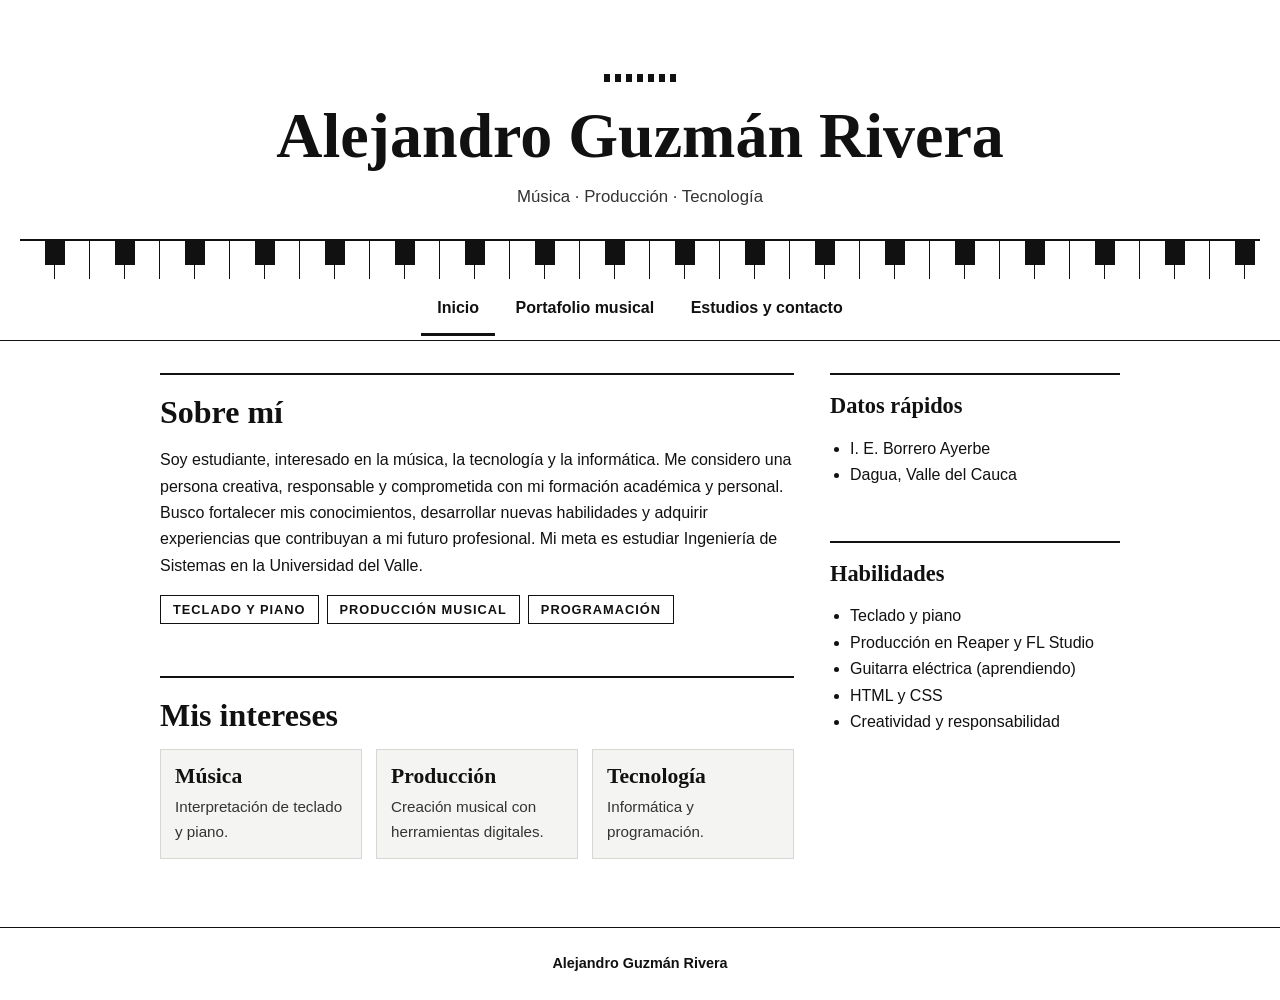
<file: index.html>
<!DOCTYPE html>
<html lang="es">
<head>
  <meta charset="utf-8">
  <meta name="viewport" content="width=device-width, initial-scale=1">
  <link rel="stylesheet" href="style.css">
  <title>Inicio | Alejandro Guzmán</title>
</head>
<body>
  <header>
    <div class="eq"><span></span><span></span><span></span><span></span><span></span><span></span><span></span></div>
    <h1>Alejandro Guzmán Rivera</h1>
    <p>Música · Producción · Tecnología</p>
    <div class="teclas"></div>
  </header>

  <nav>
    <a href="index.html" aria-current="page">Inicio</a>
    <a href="portafolio.html">Portafolio musical</a>
    <a href="contacto.html">Estudios y contacto</a>
  </nav>

  <main>
    <div>
      <section>
        <h2>Sobre mí</h2>
        <p>
          Soy estudiante, interesado en la música, la tecnología y la informática.
          Me considero una persona creativa, responsable y comprometida con mi formación académica y personal.
          Busco fortalecer mis conocimientos, desarrollar nuevas habilidades y adquirir experiencias
          que contribuyan a mi futuro profesional. Mi meta es estudiar Ingeniería de Sistemas en la Universidad del Valle.
        </p>
        <ul class="etiquetas">
          <li>Teclado y piano</li>
          <li>Producción musical</li>
          <li>Programación</li>
        </ul>
      </section>

      <section>
        <h2>Mis intereses</h2>
        <div class="intereses">
          <div>
            <h3>Música</h3>
            <p>Interpretación de teclado y piano.</p>
          </div>
          <div>
            <h3>Producción</h3>
            <p>Creación musical con herramientas digitales.</p>
          </div>
          <div>
            <h3>Tecnología</h3>
            <p>Informática y programación.</p>
          </div>
        </div>
      </section>
    </div>

    <aside>
      <article>
        <h3>Datos rápidos</h3>
        <ul>
          <li>I. E. Borrero Ayerbe</li>
          <li>Dagua, Valle del Cauca</li>
        </ul>
      </article>
      <article>
        <h3>Habilidades</h3>
        <ul>
          <li>Teclado y piano</li>
          <li>Producción en Reaper y FL Studio</li>
          <li>Guitarra eléctrica (aprendiendo)</li>
          <li>HTML y CSS</li>
          <li>Creatividad y responsabilidad</li>
        </ul>
      </article>
    </aside>
  </main>

  <footer>Alejandro Guzmán Rivera</footer>
</body>
</html>
</file>
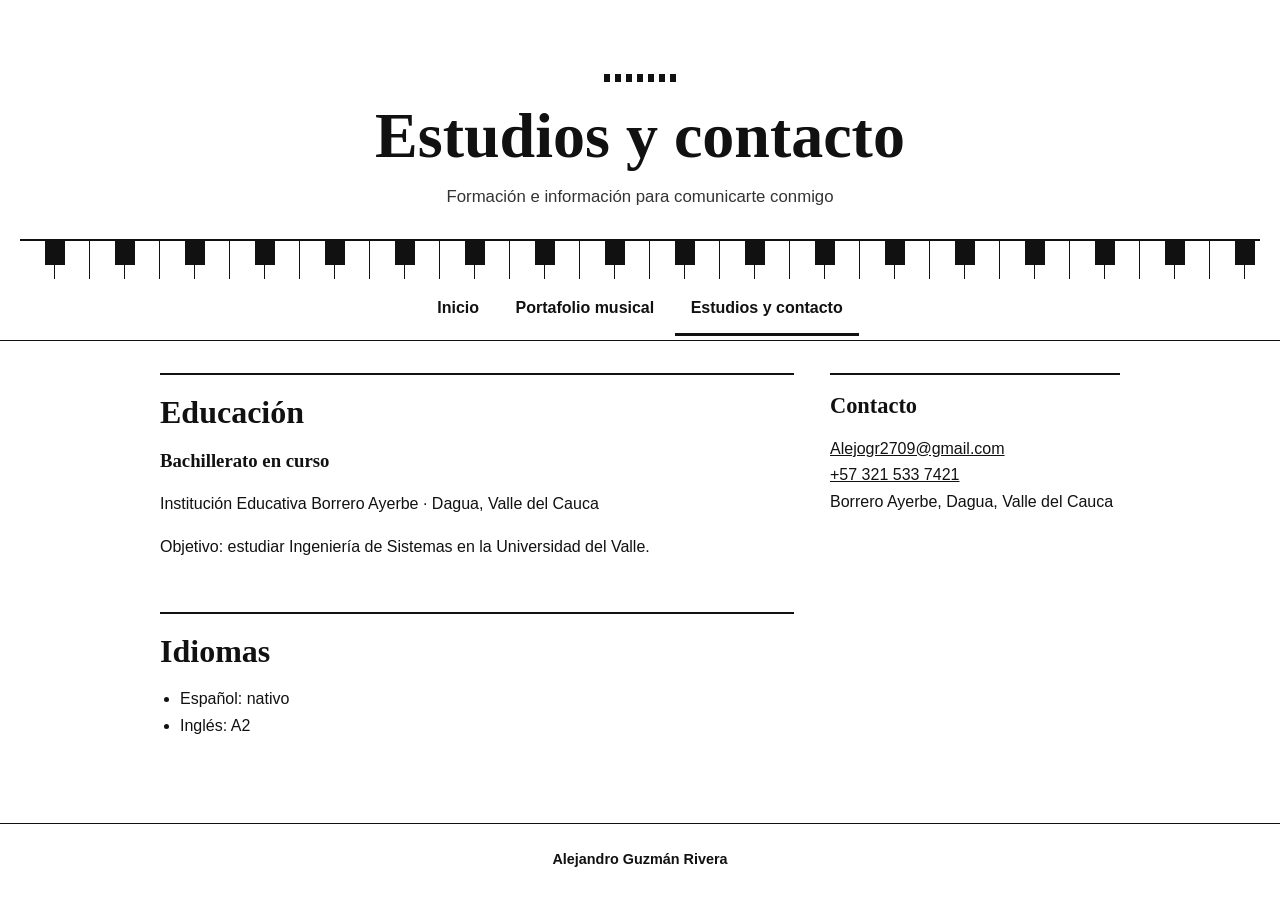
<file: contacto.html>
<!DOCTYPE html>
<html lang="es">
<head>
  <meta charset="utf-8">
  <meta name="viewport" content="width=device-width, initial-scale=1">
  <link rel="stylesheet" href="style.css">
  <title>Estudios y contacto | Alejandro Guzmán</title>
</head>
<body>
  <header>
    <div class="eq"><span></span><span></span><span></span><span></span><span></span><span></span><span></span></div>
    <h1>Estudios y contacto</h1>
    <p>Formación e información para comunicarte conmigo</p>
    <div class="teclas"></div>
  </header>

  <nav>
    <a href="index.html">Inicio</a>
    <a href="portafolio.html">Portafolio musical</a>
    <a href="contacto.html" aria-current="page">Estudios y contacto</a>
  </nav>

  <main>
    <div>
      <section>
        <h2>Educación</h2>
        <h3>Bachillerato en curso</h3>
        <p>Institución Educativa Borrero Ayerbe · Dagua, Valle del Cauca</p>
        <p>Objetivo: estudiar Ingeniería de Sistemas en la Universidad del Valle.</p>
      </section>

      <section>
        <h2>Idiomas</h2>
        <ul>
          <li>Español: nativo</li>
          <li>Inglés: A2</li>
        </ul>
      </section>
    </div>

    <aside>
      <article>
        <h3>Contacto</h3>
        <p><a href="mailto:Alejogr2709@gmail.com">Alejogr2709@gmail.com</a><br><a href="tel:+573215337421">+57 321 533 7421</a><br>Borrero Ayerbe, Dagua, Valle del Cauca</p>
      </article>
    </aside>
  </main>

  <footer>Alejandro Guzmán Rivera</footer>
</body>
</html>
</file>
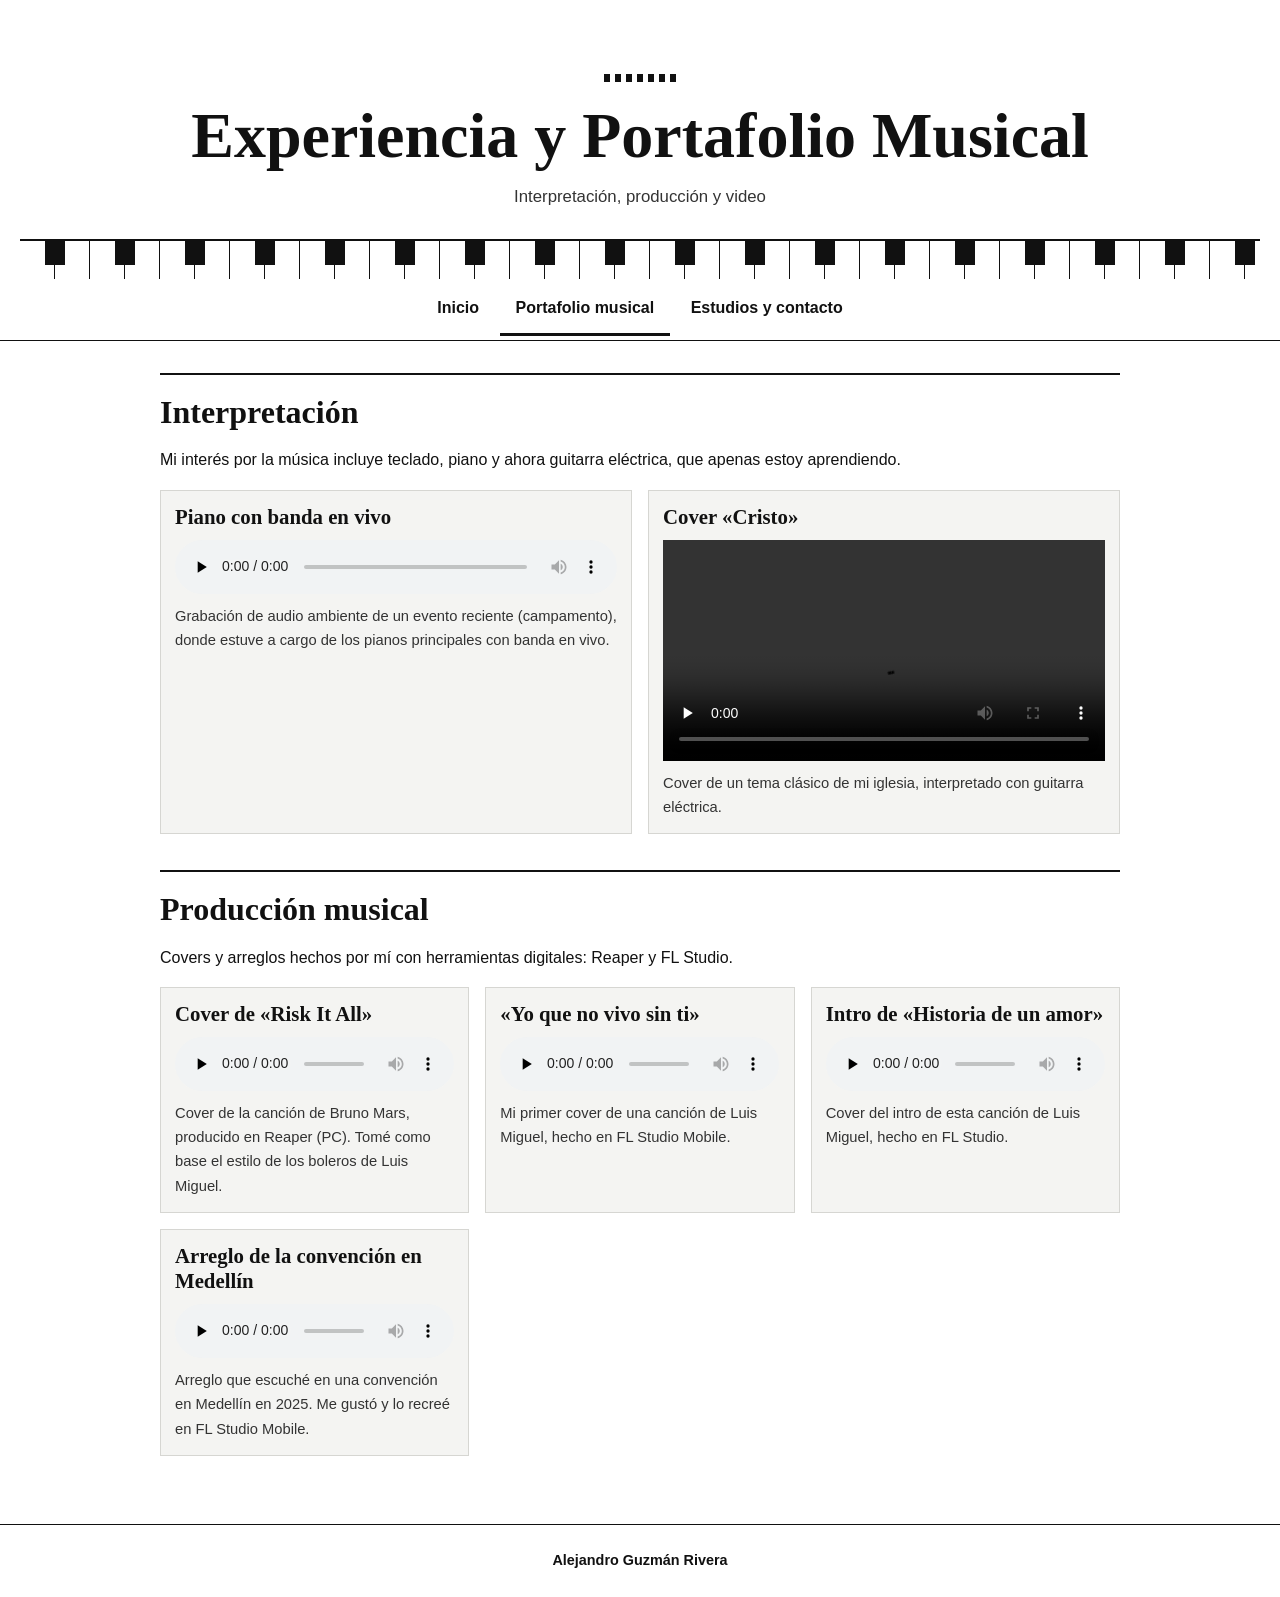
<file: portafolio.html>
<!DOCTYPE html>
<html lang="es">
<head>
  <meta charset="utf-8">
  <meta name="viewport" content="width=device-width, initial-scale=1">
  <link rel="stylesheet" href="style.css">
  <title>Portafolio musical | Alejandro Guzmán</title>
</head>
<body>
  <header>
    <div class="eq"><span></span><span></span><span></span><span></span><span></span><span></span><span></span></div>
    <h1>Experiencia y Portafolio Musical</h1>
    <p>Interpretación, producción y video</p>
    <div class="teclas"></div>
  </header>

  <nav>
    <a href="index.html">Inicio</a>
    <a href="portafolio.html" aria-current="page">Portafolio musical</a>
    <a href="contacto.html">Estudios y contacto</a>
  </nav>

  <main class="ancho">
    <div>

      <!-- INTERPRETACIÓN -->
      <section>
        <h2>Interpretación</h2>
        <p>Mi interés por la música incluye teclado, piano y ahora guitarra eléctrica, que apenas estoy aprendiendo.</p>
        <div class="tarjetas">

          <div class="tarjeta">
            <h4>Piano con banda en vivo</h4>
            <audio controls preload="none">
              <source src="media/piano-banda.m4a" type="audio/mp4">
              Tu navegador no soporta el audio.
            </audio>
            <p>Grabación de audio ambiente de un evento reciente (campamento), donde estuve a cargo de los pianos principales con banda en vivo.</p>
          </div>

          <div class="tarjeta">
            <h4>Cover «Cristo»</h4>
            <video controls preload="none">
              <source src="media/cover-cristo.mp4" type="video/mp4">
              Tu navegador no soporta el video.
            </video>
            <p>Cover de un tema clásico de mi iglesia, interpretado con guitarra eléctrica.</p>
          </div>

        </div>
      </section>

      <!-- PRODUCCIÓN MUSICAL -->
      <section>
        <h2>Producción musical</h2>
        <p>Covers y arreglos hechos por mí con herramientas digitales: Reaper y FL Studio.</p>
        <div class="tarjetas">

          <div class="tarjeta">
            <h4>Cover de «Risk It All»</h4>
            <audio controls preload="none">
              <source src="media/risk-it-all.mp3" type="audio/mpeg">
              Tu navegador no soporta el audio.
            </audio>
            <p>Cover de la canción de Bruno Mars, producido en Reaper (PC). Tomé como base el estilo de los boleros de Luis Miguel.</p>
          </div>

          <div class="tarjeta">
            <h4>«Yo que no vivo sin ti»</h4>
            <audio controls preload="none">
              <source src="media/yo-que-no-vivo-sin-ti.mp3" type="audio/mpeg">
              Tu navegador no soporta el audio.
            </audio>
            <p>Mi primer cover de una canción de Luis Miguel, hecho en FL Studio Mobile.</p>
          </div>

          <div class="tarjeta">
            <h4>Intro de «Historia de un amor»</h4>
            <audio controls preload="none">
              <source src="media/historia-de-un-amor.mp3" type="audio/mpeg">
              Tu navegador no soporta el audio.
            </audio>
            <p>Cover del intro de esta canción de Luis Miguel, hecho en FL Studio.</p>
          </div>

          <div class="tarjeta">
            <h4>Arreglo de la convención en Medellín</h4>
            <audio controls preload="none">
              <source src="media/arreglo-medellin.mp3" type="audio/mpeg">
              Tu navegador no soporta el audio.
            </audio>
            <p>Arreglo que escuché en una convención en Medellín en 2025. Me gustó y lo recreé en FL Studio Mobile.</p>
          </div>

        </div>
      </section>

    </div>
  </main>

  <footer>Alejandro Guzmán Rivera</footer>
</body>
</html>
</file>
<file: style.css>
/* Colores principales: cámbialos aquí y cambia todo el sitio */
:root {
  --fondo: #ffffff;
  --gris: #f4f4f2;
  --texto: #111111;
  --suave: #333333;
  --linea: #d6d6d2;
  --radio: 0;
}

* { box-sizing: border-box; }

body {
  margin: 0;
  font-family: Arial, Helvetica, sans-serif;
  background: var(--fondo);
  color: var(--texto);
  line-height: 1.65;
}

h1, h2, h3, h4 { font-family: 'Times New Roman', Times, serif; color: var(--texto); line-height: 1.2; }
h2 { margin: 0 0 14px; font-size: 2rem; font-weight: 700; }
a { color: var(--texto); }

/* Encabezado */
header { text-align: center; padding: 44px 20px 0; background: var(--fondo); }
header h1 { margin: 0; font-size: clamp(2.4rem, 8vw, 4rem); font-weight: 700; }
header p { margin: 8px 0 28px; color: var(--suave); font-size: 1.05rem; }

/* Ecualizador */
.eq { display: flex; justify-content: center; align-items: flex-end; gap: 5px; height: 38px; margin-bottom: 16px; }
.eq span { width: 6px; height: 20%; background: var(--texto); animation: eq 1.1s ease-in-out infinite; }
.eq span:nth-child(2) { animation-delay: .15s; }
.eq span:nth-child(3) { animation-delay: .35s; }
.eq span:nth-child(4) { animation-delay: .1s; }
.eq span:nth-child(5) { animation-delay: .5s; }
.eq span:nth-child(6) { animation-delay: .25s; }
.eq span:nth-child(7) { animation-delay: .4s; }
@keyframes eq { 0%, 100% { height: 20%; } 50% { height: 100%; } }
@media (prefers-reduced-motion: reduce) { .eq span { animation: none; height: 60%; } }

/* Teclas de piano */
.teclas {
  position: relative; height: 40px;
  background: repeating-linear-gradient(90deg, #fff 0 34px, #111 34px 35px);
  border-top: 2px solid var(--texto);
}
.teclas::before {
  content: ""; position: absolute; inset: 0 0 14px 0;
  background: repeating-linear-gradient(90deg, transparent 0 25px, #111 25px 45px, transparent 45px 70px);
}

/* Menú */
nav { position: sticky; top: 0; z-index: 5; background: var(--fondo); border-bottom: 1px solid var(--texto); text-align: center; padding: 4px; }
nav a { display: inline-block; padding: 12px 16px; color: var(--texto); text-decoration: none; font-weight: 600; border-bottom: 3px solid transparent; }
nav a:hover, nav a[aria-current="page"] { border-bottom-color: var(--texto); }

/* Diseño general */
main { max-width: 1000px; margin: 0 auto; padding: 32px 20px; display: grid; grid-template-columns: 1fr 290px; gap: 36px; }
main.ancho { grid-template-columns: 1fr; }

section, aside article { border-top: 2px solid var(--texto); padding: 18px 0 8px; margin-bottom: 28px; }
aside article h3 { margin: 0 0 8px; font-size: 1.4rem; }
aside ul, section ul { padding-left: 20px; }

.etiquetas { list-style: none; padding: 0 !important; display: flex; flex-wrap: wrap; gap: 8px; }
.etiquetas li { border: 1px solid var(--texto); padding: 3px 12px; font-size: .8rem; font-weight: 600; text-transform: uppercase; letter-spacing: 1px; }

.intereses { display: grid; grid-template-columns: repeat(auto-fit, minmax(190px, 1fr)); gap: 14px; }
.intereses div { background: var(--gris); border: 1px solid var(--linea); padding: 14px; }
.intereses h3 { margin: 0 0 4px; font-size: 1.35rem; }
.intereses p { margin: 0; font-size: .95rem; color: var(--suave); }

/* Portafolio */
.tarjetas { display: grid; grid-template-columns: repeat(auto-fit, minmax(250px, 1fr)); gap: 16px; }
.tarjeta { background: var(--gris); border: 1px solid var(--linea); padding: 14px; }
.tarjeta h4 { margin: 0 0 10px; font-size: 1.3rem; font-weight: 700; }
.tarjeta p { margin: 10px 0 0; font-size: .92rem; color: var(--suave); }
.tarjeta audio, .tarjeta video, .tarjeta iframe { width: 100%; display: block; border: 0; }
.tarjeta .youtube { aspect-ratio: 16 / 9; }
.tarjeta .soundcloud { height: 166px; }

footer { text-align: center; padding: 24px 20px; color: var(--texto); font-size: .9rem; font-weight: 600; border-top: 1px solid var(--texto); }

@media (max-width: 760px) { main { grid-template-columns: 1fr; } }
</file>
